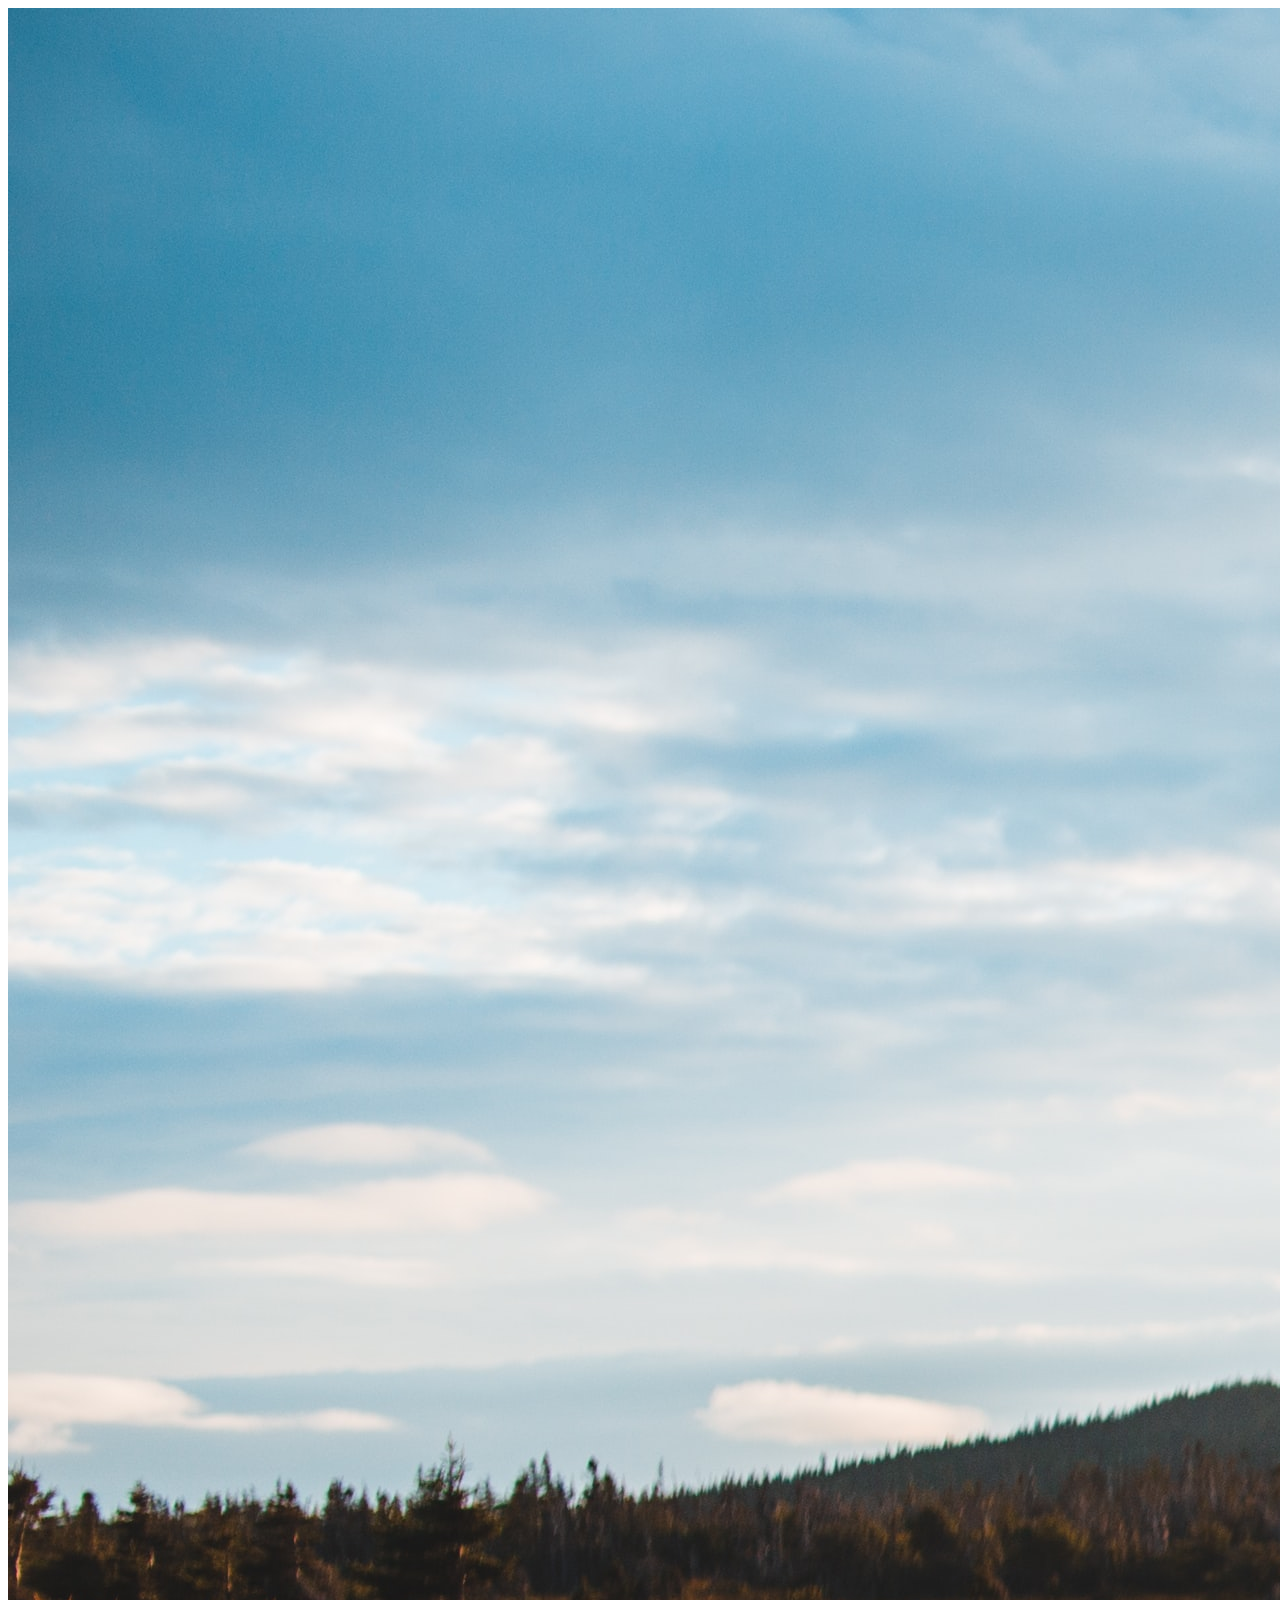
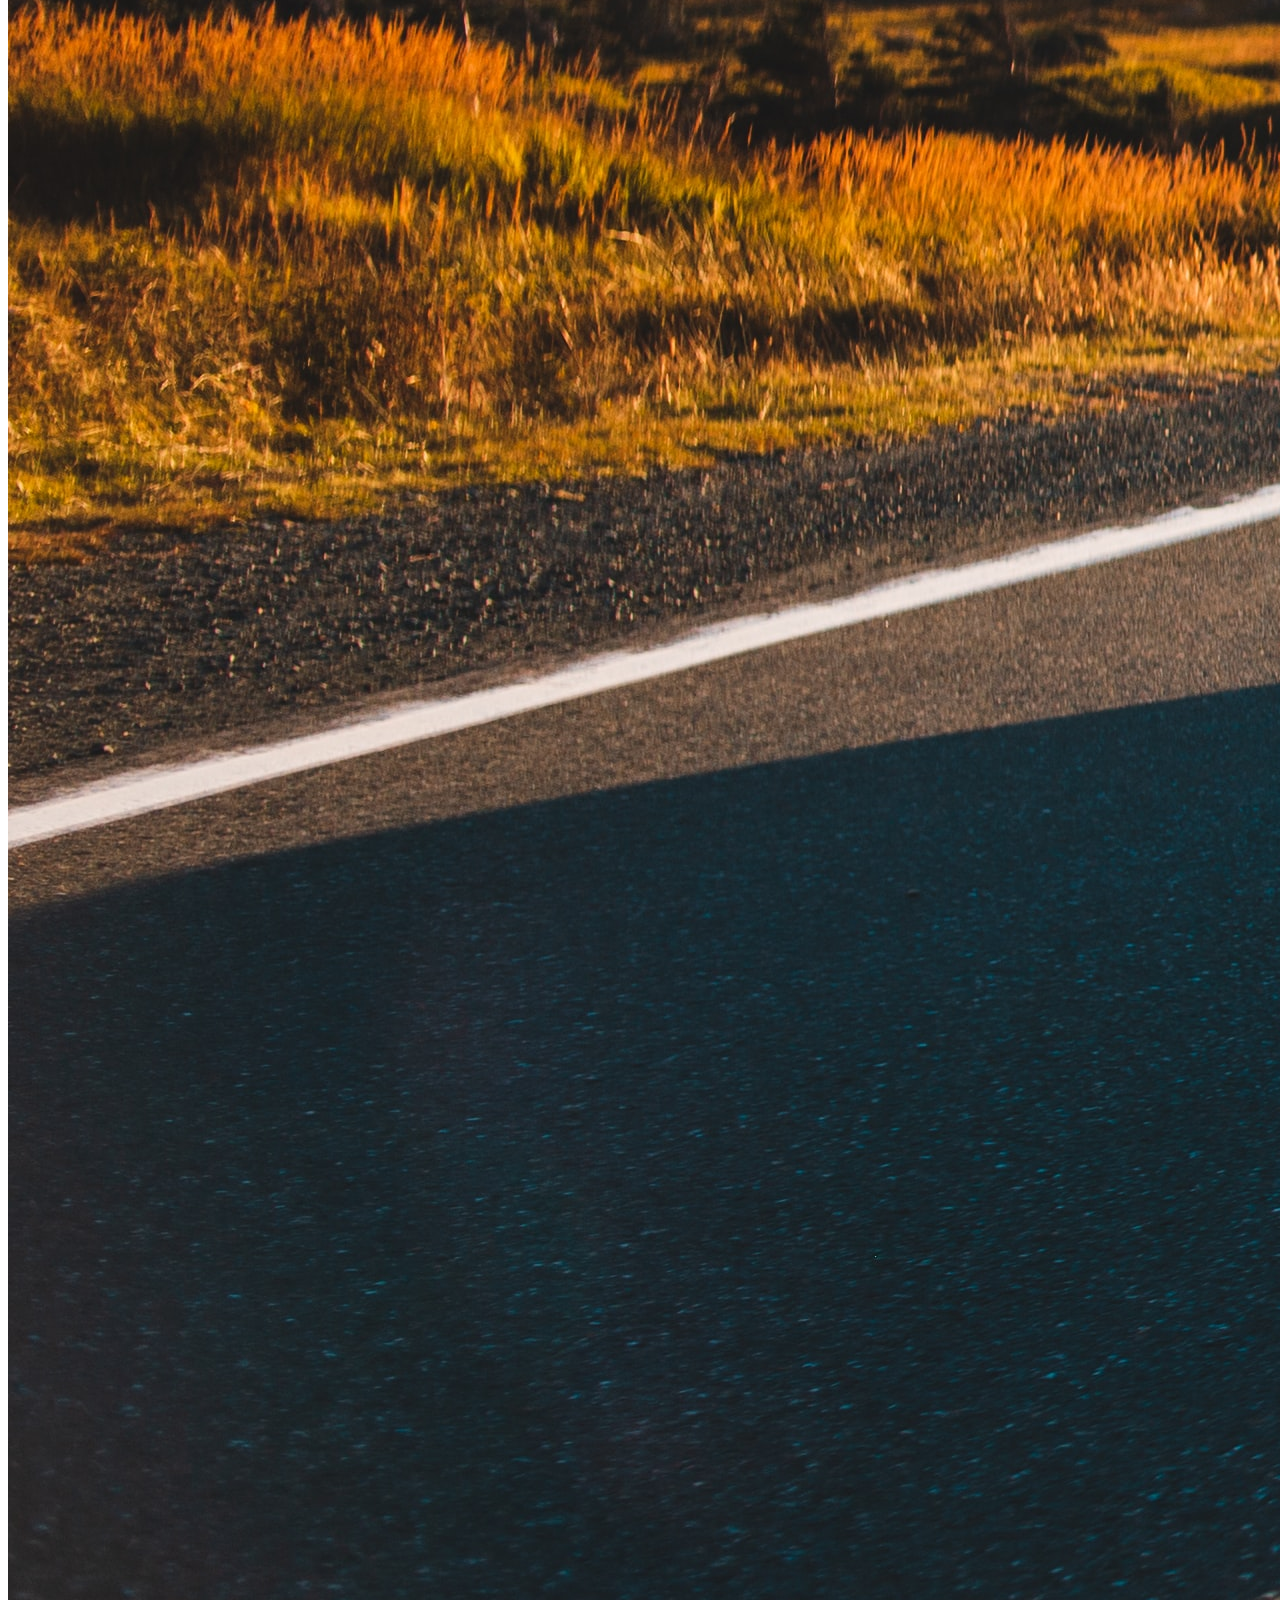
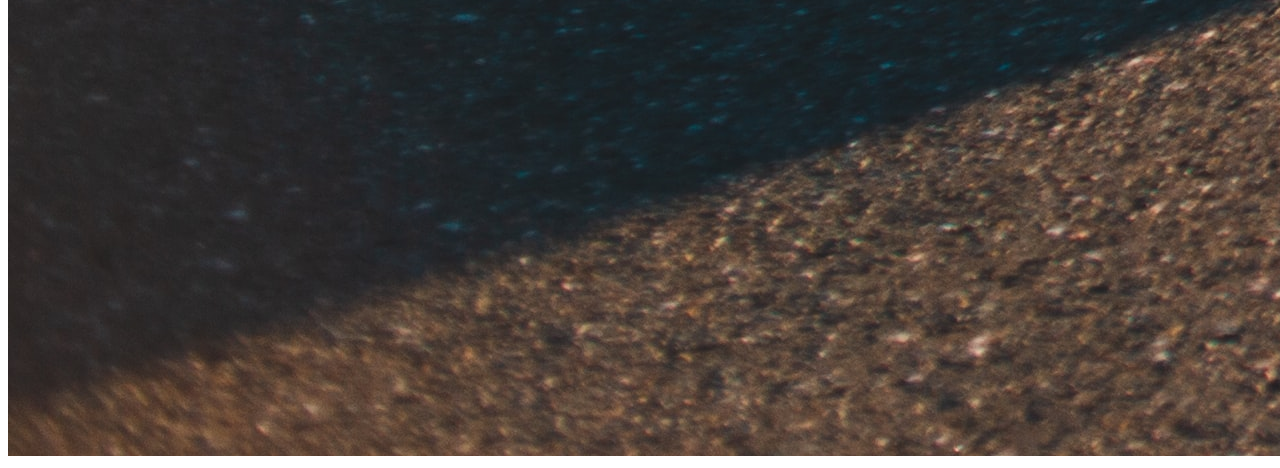
<file: HTML/index.html>
<!DOCTYPE html>
<html lang="en">
  <head>
    <meta charset="UTF-8" />
    <meta http-equiv="X-UA-Compatible" content="IE=edge" />
    <meta name="viewport" content="width=device-width, initial-scale=1.0" />
    <meta name="description" content="test website ni pinku astig haha" />
    <title>test</title>
    <style>
      .usericon {
        width: 100px;
        float: left;
        border-radius: 50px;
        margin-right: 10px;
      }
      p {
        font-family: helvetica;
      }
      .username {
        font-weight: bold;
      }
      .usertag {
        color: darkslategrey;
      }
      .gtr {
        image-resolution: fill;
      }
    </style>
  </head>
  <body>
    <img class="gtr" src="images/gtr.jpg" alt="Nissan GTR" />
  </body>
</html>
</file>
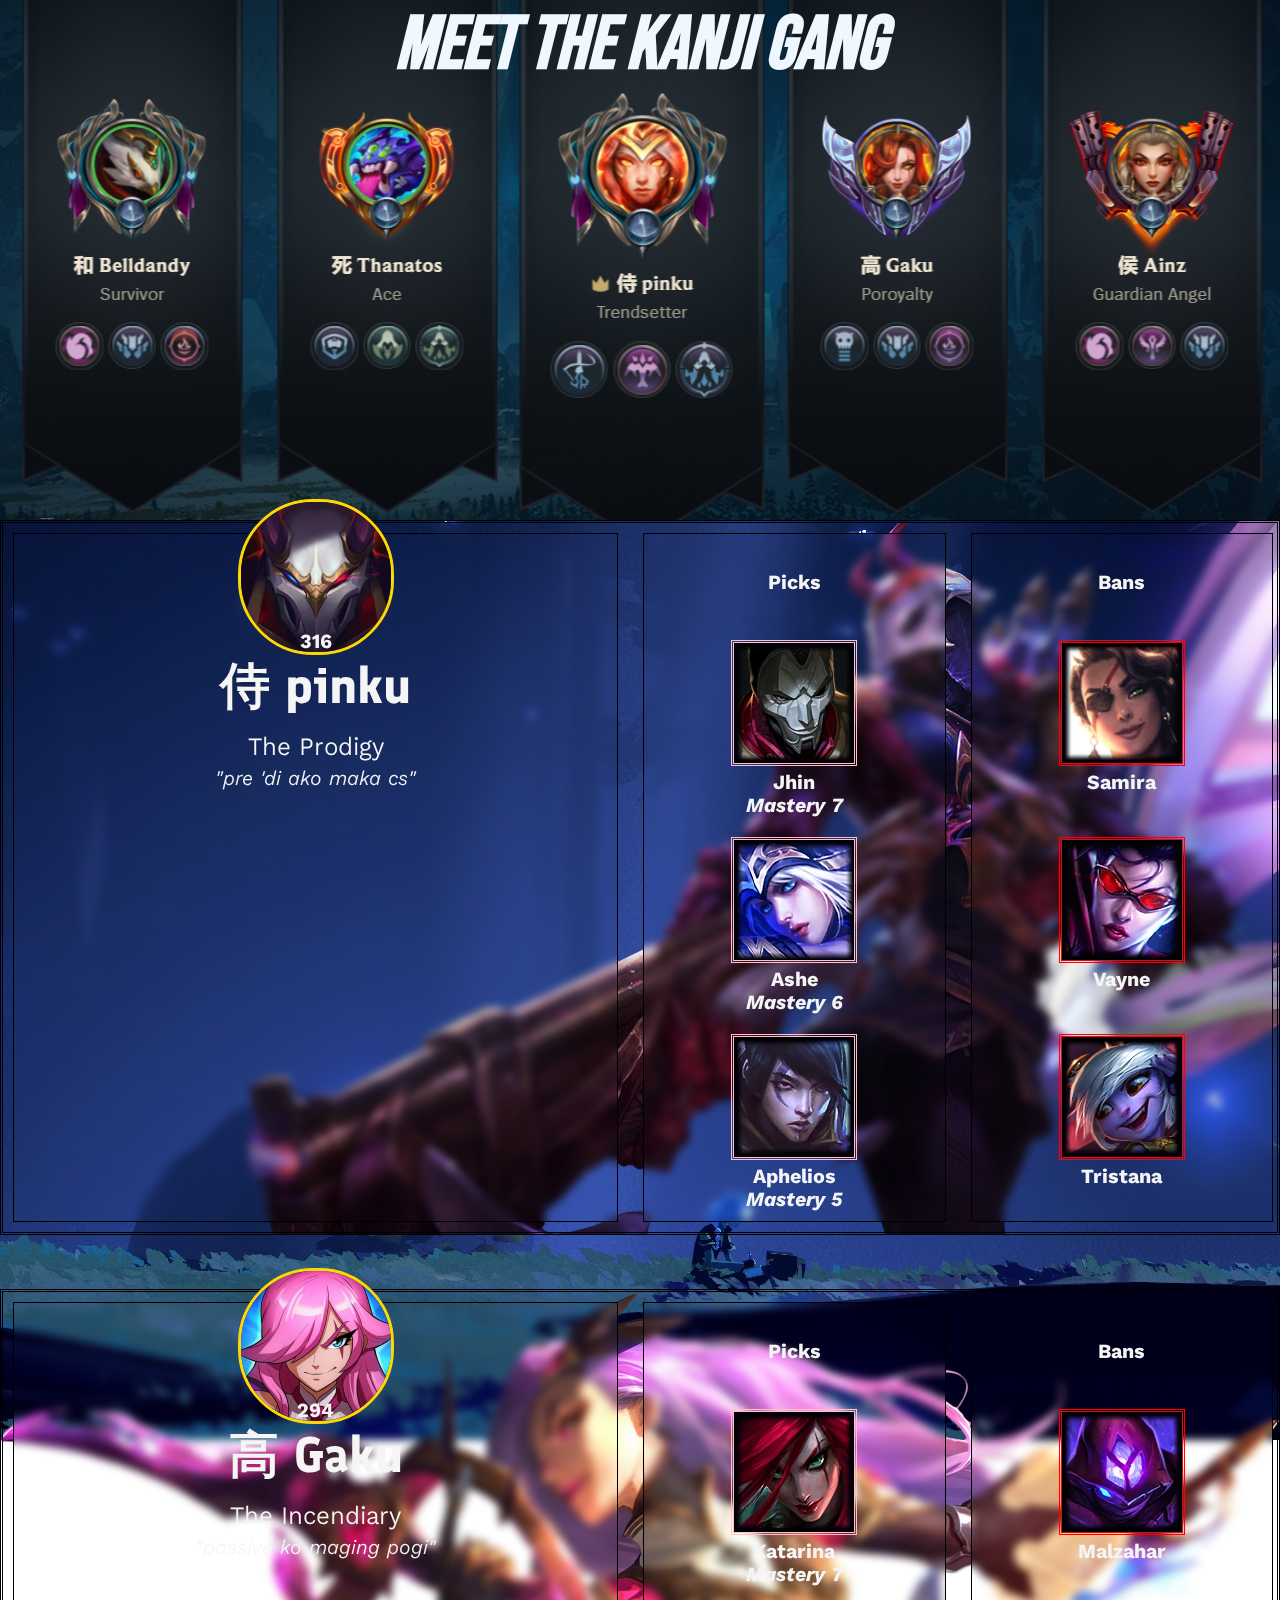
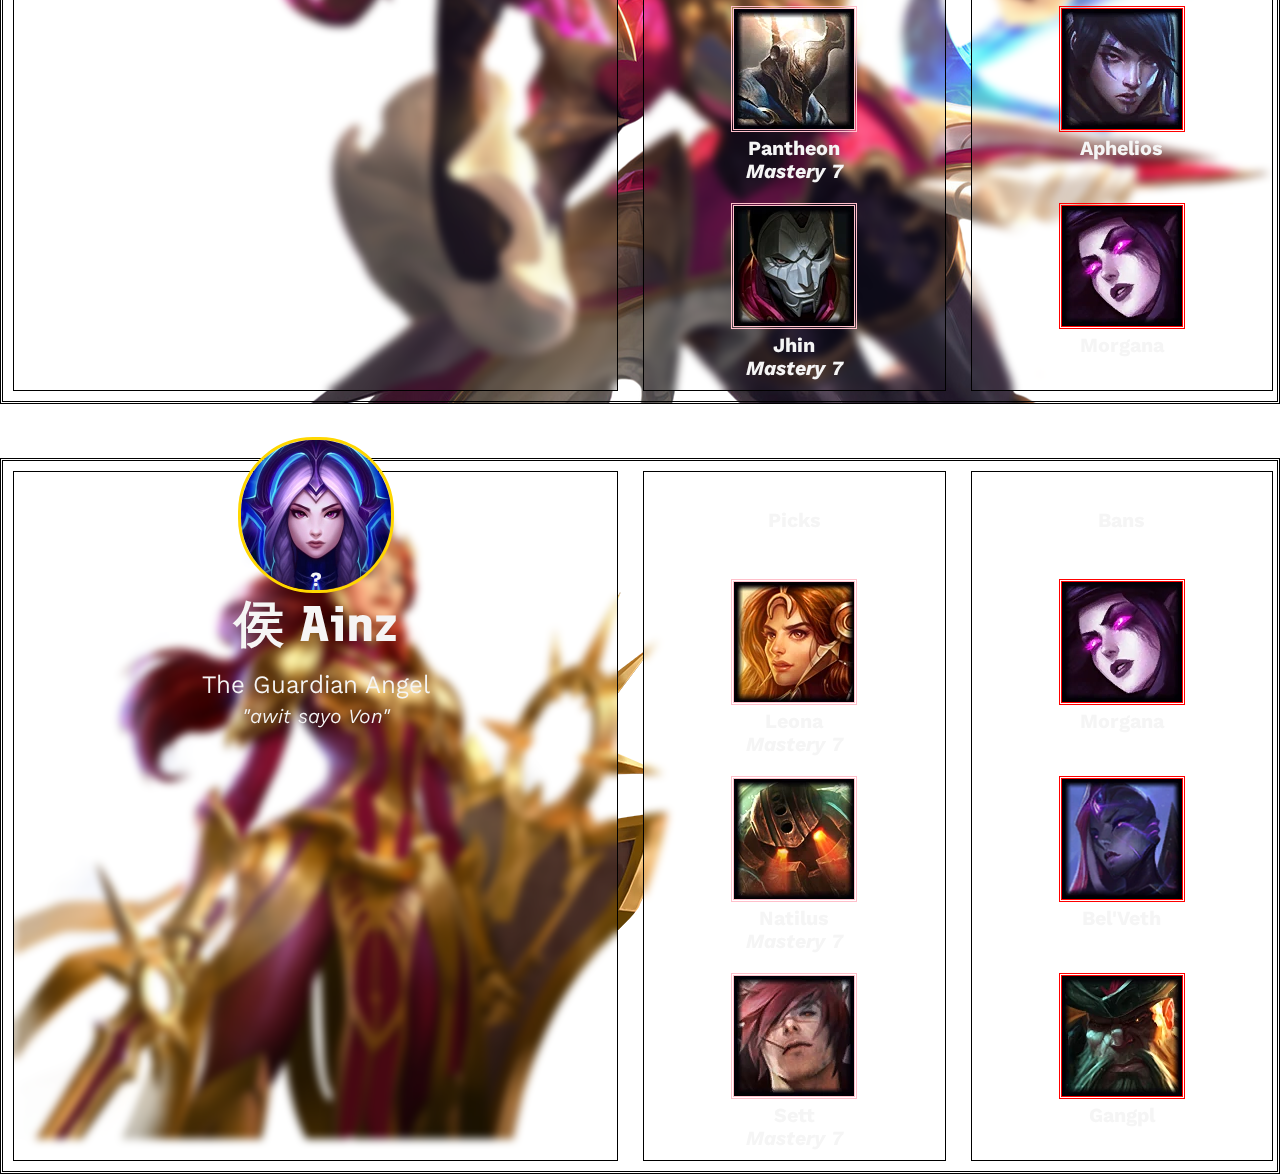
<file: HTML/The Kanji Gang/index.html>
<!DOCTYPE html>
<html lang="eng">

  <head> 

    <link rel="preconnect" href="https://fonts.googleapis.com">
    <link rel="preconnect" href="https://fonts.gstatic.com" crossorigin>
    <link href="https://fonts.googleapis.com/css2?family=Bebas+Neue&family=Finlandica&family=Kantumruy+Pro:wght@100;400&family=Merriweather&family=PT+Sans&display=swap" rel="stylesheet">
    
    <meta charset="utf-8" name="viewport" content="width=device-width">
    
    <title>The Kanji Gang</title>
    <!--links to stylesheet lmao xd-->
    <link rel="stylesheet" href="styles.css">
  
  </head>

  <body>
    <div class="header">MEET THE KANJI GANG</div>

    <div class="player_1">
      
          <div class="container">
            <div class="element_info">
              <img class="pr_icon" src="icons/bloodmoon_jhin.png" alt="" />
              <figcaption class="level">316</figcaption>
              <h2 class="ign">侍 pinku</h2>
              <h3 class="title">The Prodigy</h3>
              <p class="quotation"><em>"pre 'di ako maka cs"</main></em></p>
            </div>
            <div class="element_pick">
              <h4>Picks</h4>
              <img src="./champions/jhin.png" alt="Jhin" class="pick" href="https://leagueoflegends.fandom.com/wiki/Jhin">
              <figcaption>Jhin</figcaption>
              <figcaption><em>Mastery 7</em></figcaption>
              <img src="./champions/ashe.png" alt="Ashe" class="pick">
              <figcaption>Ashe</figcaption>
              <figcaption><em>Mastery 6</em></figcaption>
              <img src="./champions/aphelios.png" alt="Aphelios" class="pick">
              <figcaption>Aphelios</figcaption>
              <figcaption><em>Mastery 5</em></figcaption>
            </div>
            <div class="element_ban">
              <h4>Bans</h4>
              <img src="./champions/samira.png" class="ban" alt="Samira" class="ban">
              <figcaption>Samira</figcaption>
              <br>
              <img src="./champions/vayne.png" class="ban" alt="Vayne" class="ban">
              <figcaption>Vayne</figcaption>
              <br>  
              <img src="./champions/tristana.png" class="ban" alt="Tristana" class="ban">
              <figcaption>Tristana</figcaption>
            </div>
          </div>
        </div>

          <br>
          <br>
          <br>

    <div class="player_2">

          <div class="container">
            <div class="element_info">
              <img class="pr_icon" src="icons/ba_katarina.png" alt="" />
              <figcaption class="level">294</figcaption>
              <h2 class="ign">高 Gaku</h2>
              <h3 class="title">The Incendiary</h3>
              <p class="quotation"><em>"passive ko maging pogi"</main></em></p>
            </div>
            <div class="element_pick">
              <h4>Picks</h4>
              <img src="./champions/katarina.png" alt="Katarina" class="pick">
              <figcaption>Katarina</figcaption>
              <figcaption><em>Mastery 7</em></figcaption>
              <img src="./champions/pantheon.png" alt="Pantheon" class="pick">
              <figcaption>Pantheon</figcaption>
              <figcaption><em>Mastery 7</em></figcaption>
              <img src="./champions/jhin.png" alt="Jhin" class="pick">
              <figcaption>Jhin</figcaption>
              <figcaption><em>Mastery 7</em></figcaption>
            </div>
            <div class="element_ban">
              <h4>Bans</h4>
              <img src="./champions/malzahar.png" class="ban" alt="Malzahar" class="ban">
              <figcaption>Malzahar</figcaption>
              <br>
              <img src="./champions/aphelios.png" class="ban" alt="Aphelios" class="ban">
              <figcaption>Aphelios</figcaption>
              <br>  
              <img src="./champions/morgana.png" class="ban" alt="Morgana" class="ban">
              <figcaption>Morgana</figcaption>
            </div>
          </div>
    </div>

    <br>
    <br>
    <br>

    <div class="player_3">

          <div class="container">
            <div class="element_info">
              <img class="pr_icon" src="icons/le_leona.png" alt="" />
              <figcaption class="level">?</figcaption>
              <h2 class="ign">侯 Ainz</h2>
              <h3 class="title">The Guardian Angel</h3>
              <p class="quotation"><em>"awit sayo Von"</main></em></p>
            </div>
            <div class="element_pick">
              <h4>Picks</h4>
              <img src="./champions/leona.png" alt="Leona" class="pick">
              <figcaption>Leona</figcaption>
              <figcaption><em>Mastery 7</em></figcaption>
              <img src="./champions/nautilus.png" alt="Nautilus" class="pick">
              <figcaption>Natilus</figcaption>
              <figcaption><em>Mastery 7</em></figcaption>
              <img src="./champions/sett.png" alt="Sett" class="pick">
              <figcaption>Sett</figcaption>
              <figcaption><em>Mastery 7</em></figcaption>
            </div>
            <div class="element_ban">
              <h4>Bans</h4>
              <img src="./champions/morgana.png" class="ban" alt="Morgana" class="ban">
              <figcaption>Morgana</figcaption>
              <br>
              <img src="./champions/bel'veth.png" class="ban" alt="Bel'Veth" class="ban">
              <figcaption>Bel'Veth</figcaption>
              <br>  
              <img src="./champions/gangplank.png" class="ban" alt="Gangplank" class="ban">
              <figcaption>Gangpl</figcaption>
            </div>
          </div>
    </div>
  </body>
</html>
</file>
<file: HTML/The Kanji Gang/styles.css>
.pTitle {
        font-family: 'PT Sans', serif;
        text-align: center;
        background-image: ;
        font-size: 100px;
      }
    body {
        margin: 0;
        background-image: url(./covers/Sessions_Diana_Wallpaper_5_16x9.jpeg);
        background-position: top,;
        background-repeat: no-repeat;
        background-attachment: fixed;
      }
      .header {
        font-family: 'Bebas Neue', cursive;
        font-weight: bold;
        font-style: oblique;
        font-size: 75px;

        text-align: center;
        color: aliceblue;

        background-image: url(./covers/284114223_2464076937065499_6142168217693722057_n.png);
        background-position-x: center;
        background-attachment: fixed;
        background-repeat: no-repeat;
        
        display: grid;

        grid-template-columns: 1fr;
        grid-template-rows: 520px;
        
      }
      .container {
        width: 100vw;

        font-family: 'Kantumruy Pro', sans-serif;
        font-weight: bold;
        font-size: 20px;

        display: grid;

        grid-template-columns: 2fr 1fr 1fr;
        grid-template-rows: 1fr;

        gap: 25px;

        padding: 10px;
        box-sizing: border-box;

        color:whitesmoke

      }
      .container div {
        backdrop-filter: blur(4px);

        padding: 10px;
        border: 1px solid #000000;
      }
      .element_pick {
        grid-column-start: 2;
        grid-column-end: 3;
      }
     .player_1 {
        border-style:double;
        text-align: center;
        background-repeat: no-repeat;
        background-image: url(./covers/\(transparent\)bloodmoon\ jhin.png);
        background-position-x: center;
      }
      .player_2 {
        border-style:double;
        text-align: center;
        background-repeat: no-repeat;
        background-image: url(./covers/battle_queen_katarina_png___render_by_divoras_dei2e27-fullview.png);
        background-position-x: center;
      }
      .player_3 {
        border-style:double;
        text-align: center;
        background-repeat: no-repeat;
        background-image: url(./covers/leona.png);
        background-position: -40px, bottom;
      }
      .pr_icon {
        margin-top: -45px;
        width: 150px;
        border-radius: 75px;
        border-style:inherit;
        border-color: gold;
      }
      .level {
        margin-top: -30px;
      }
      .ign  {
        font-family: 'Finlandica', sans-serif;
        margin-top: 0px;
        font-size: 50px;
        font-weight: bold;
      }
      .title {
        font-family: 'Kantumruy Pro', sans-serif;
        font-size: 25px;
        margin-top: -30px;
        font-weight: normal;
      }

      .quotation {
        font-family: 'Kantumruy Pro', serif;
        font-size: 20px;
        font-weight: lighter;
        margin-top: -20px;
        margin-bottom: 70px;
      }
      .mastery {
        width: 135px;
        margin-top: -147px;
      }
      .pick {
        width: 120px;
        border-style: double;
        border-color: pink;
        margin-top: 20px;
      }
      .ban {
        width: 120px;
        border-style: double;
        border-color: red;
        margin-top: 20px;
      }


/*
font-family: 'Finlandica', sans-serif;
font-family: 'Kantumruy Pro', sans-serif;
font-family: 'Merriweather', serif;
font-family: 'PT Sans', sans-serif;
font-family: 'Bebas Neue', cursive;
</file>
